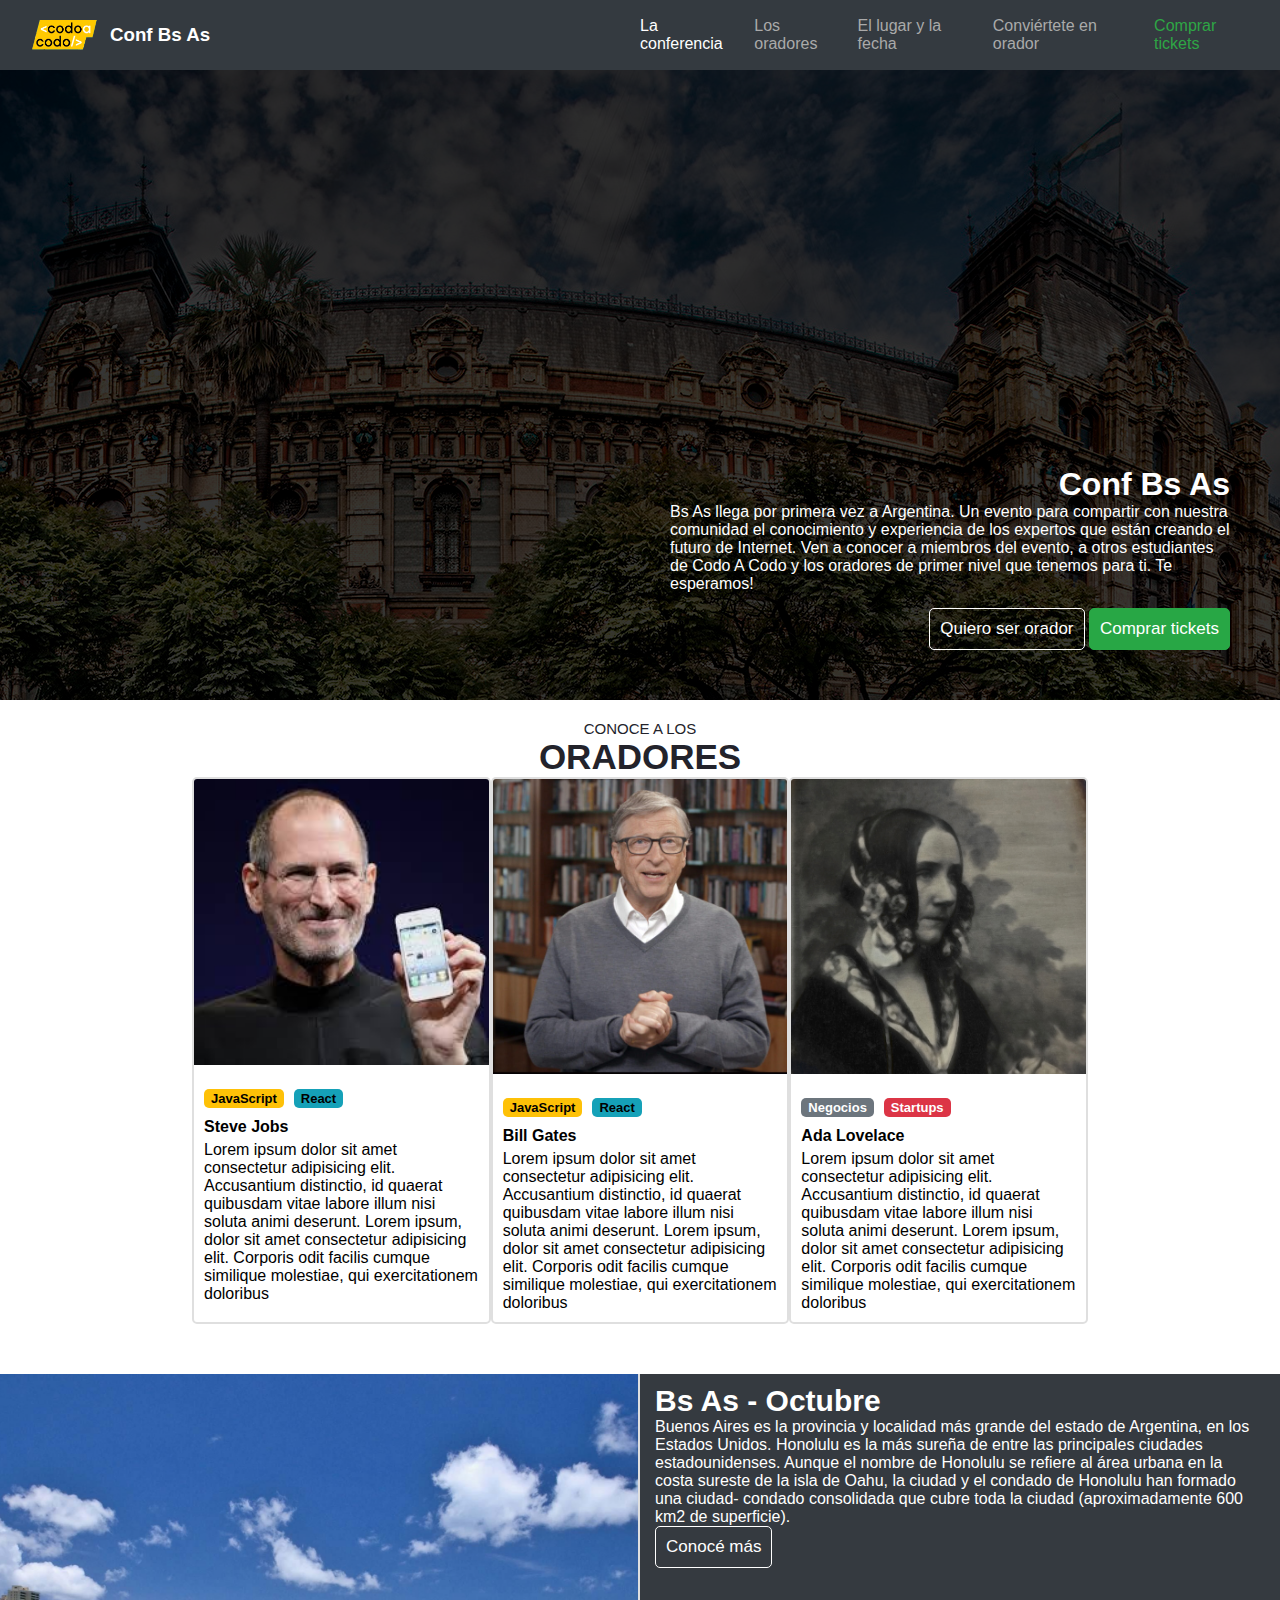
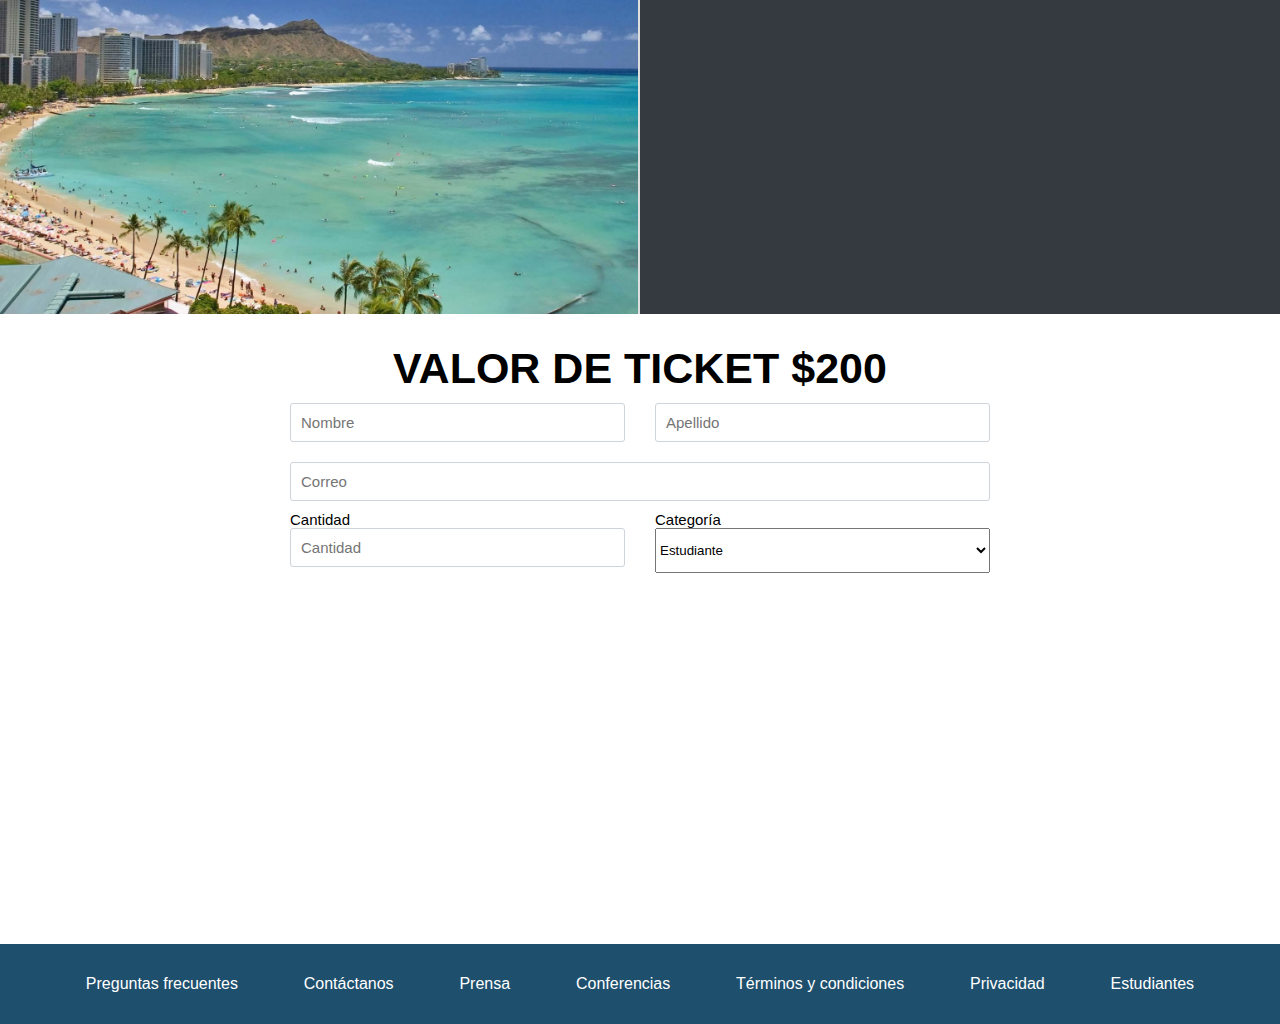
<file: index.html>
<!DOCTYPE html>
<html lang="en">

<head>
    <meta charset="UTF-8">
    <meta http-equiv="X-UA-Compatible" content="IE=edge">
    <meta name="viewport" content="width=device-width, initial-scale=1.0">
    <link rel="stylesheet" href="./css/styles.css">
    <title>Document</title>
</head>


<body>
    <script src="app.js"></script>
    <nav class="nav">
        <div class="nav__logo">
            <img src="./imagenes_integrador_front/codoacodo.png" />
            <h3>Conf Bs As</h3>
        </div>
        <div class="nav__buttons">
            <p>La conferencia</p>
            <p>Los oradores</p>
            <p>El lugar y la fecha</p>
            <p>Conviértete en orador</p>
            <a href="/tickets.html">Comprar tickets</a>
        </div>
    </nav>

    <main class="main-section">
        <div class="overlay">
            <div class="main-section__content">
                <h1>Conf Bs As</h1>
                <p>
                    Bs As llega por primera vez a Argentina. Un evento para compartir con nuestra comunidad el
                    conocimiento
                    y experiencia de los expertos que están creando el futuro de Internet. Ven a conocer a miembros del
                    evento, a otros estudiantes de Codo A Codo y los oradores de primer nivel que tenemos para ti. Te
                    esperamos!
                </p>
                <div class="main-section__button__container">
                    <button class="button_trans">Quiero ser orador</button>
                    <button class="button_green">Comprar tickets</button>
                </div>
            </div>
        </div>
    </main>

    <section class="oradores-section">
        <div class="oradores-section_title-container">
            <p>CONOCE A LOS</p>
            <h2>ORADORES</h2>
        </div>
        <div class="oradores-section__content">
            <div class="oradores-section__card">
                <img src="./imagenes_integrador_front/steve.jpg" alt="">
                <div class="card-text-container">
                    <div class="tag-container">
                        <p class="tag javascript">JavaScript</p>
                        <p class="tag react">React</p>
                    </div>
                    <h4>Steve Jobs</h4>
                    <p>Lorem ipsum dolor sit amet consectetur adipisicing elit. Accusantium distinctio, id quaerat
                        quibusdam vitae labore illum nisi soluta animi deserunt. Lorem ipsum, dolor sit amet consectetur
                        adipisicing elit. Corporis odit facilis cumque similique molestiae, qui exercitationem doloribus
                    </p>
                </div>
            </div>

            <div class="oradores-section__card">
                <img src="./imagenes_integrador_front/bill.jpg" alt="">
                <div class="card-text-container">
                    <div class="tag-container">
                        <p class="tag javascript">JavaScript</p>
                        <p class="tag react">React</p>
                    </div>
                    <h4>Bill Gates</h4>
                    <p>Lorem ipsum dolor sit amet consectetur adipisicing elit. Accusantium distinctio, id quaerat
                        quibusdam vitae labore illum nisi soluta animi deserunt. Lorem ipsum, dolor sit amet consectetur
                        adipisicing elit. Corporis odit facilis cumque similique molestiae, qui exercitationem doloribus
                    </p>
                </div>
            </div>

            <div class="oradores-section__card">
                <img src="./imagenes_integrador_front/ada.jpeg" alt="">
                <div class="card-text-container">
                    <div class="tag-container">
                        <p class="tag negocios">Negocios</p>
                        <p class="tag startups">Startups</p>
                    </div>
                    <h4>Ada Lovelace</h4>
                    <p>Lorem ipsum dolor sit amet consectetur adipisicing elit. Accusantium distinctio, id quaerat
                        quibusdam vitae labore illum nisi soluta animi deserunt. Lorem ipsum, dolor sit amet consectetur
                        adipisicing elit. Corporis odit facilis cumque similique molestiae, qui exercitationem doloribus
                    </p>
                </div>
            </div>
        </div>
    </section>

    <section class="octubre-section">
        <div class="octubre-section__image-container">
            <img src="./imagenes_integrador_front/honolulu.jpg" alt="">
        </div>
        <div class="octubre-section__content">
            <h4>Bs As - Octubre</h4>
            <p>Buenos Aires es la provincia y localidad más grande del estado de Argentina, en los Estados Unidos.
                Honolulu es la
                más sureña de entre las principales ciudades estadounidenses. Aunque el nombre de Honolulu se refiere al
                área
                urbana en la costa sureste de la isla de Oahu, la ciudad y el condado de Honolulu han formado una
                ciudad-
                condado consolidada que cubre toda la ciudad (aproximadamente 600 km2 de superficie).</p>
            <button class="button_trans">Conocé más</button>
        </div>
    </section>

    <section class="form-section">
        <h2 class="valor__subtitulo">VALOR DE TICKET $200</h2>
        <form action="" class="form__container">
            <div class="form__datos">
                <input class="form__input" type="text" name="nombre" id="nombre" placeholder="Nombre">
                <input class="form__input" type="text" name="apellido" id="apellido" placeholder="Apellido">
            </div>

            <input class="form__input-mail" type="email" name="correo" placeholder="Correo">

            <div class="form__cantidad">
                <div class="cantidad__input">
                    <p>Cantidad</p>
                    <input class="form__input" type="text" name="cantidad" id="cantidad" placeholder="Cantidad">
                </div>
                <div class="categoria__input">
                    <p>Categoría</p>
                    <select name="categoria_select">
                        <option value="value1">Estudiante</option>
                        <option value="value2" selected>Estudiante</option>
                        <option value="value3">Value 3</option>
                      </select>
                </div>
            </div>

        </form>
    </section>
    <footer class="footer">
        <span>Preguntas frecuentes </span>
        <span>Contáctanos</span>
        <span>Prensa</span>
        <span>Conferencias</span>
        <span>Términos y condiciones</span>
        <span>Privacidad</span>
        <span>Estudiantes</span>
    </footer>
</body>

</html>
</file>
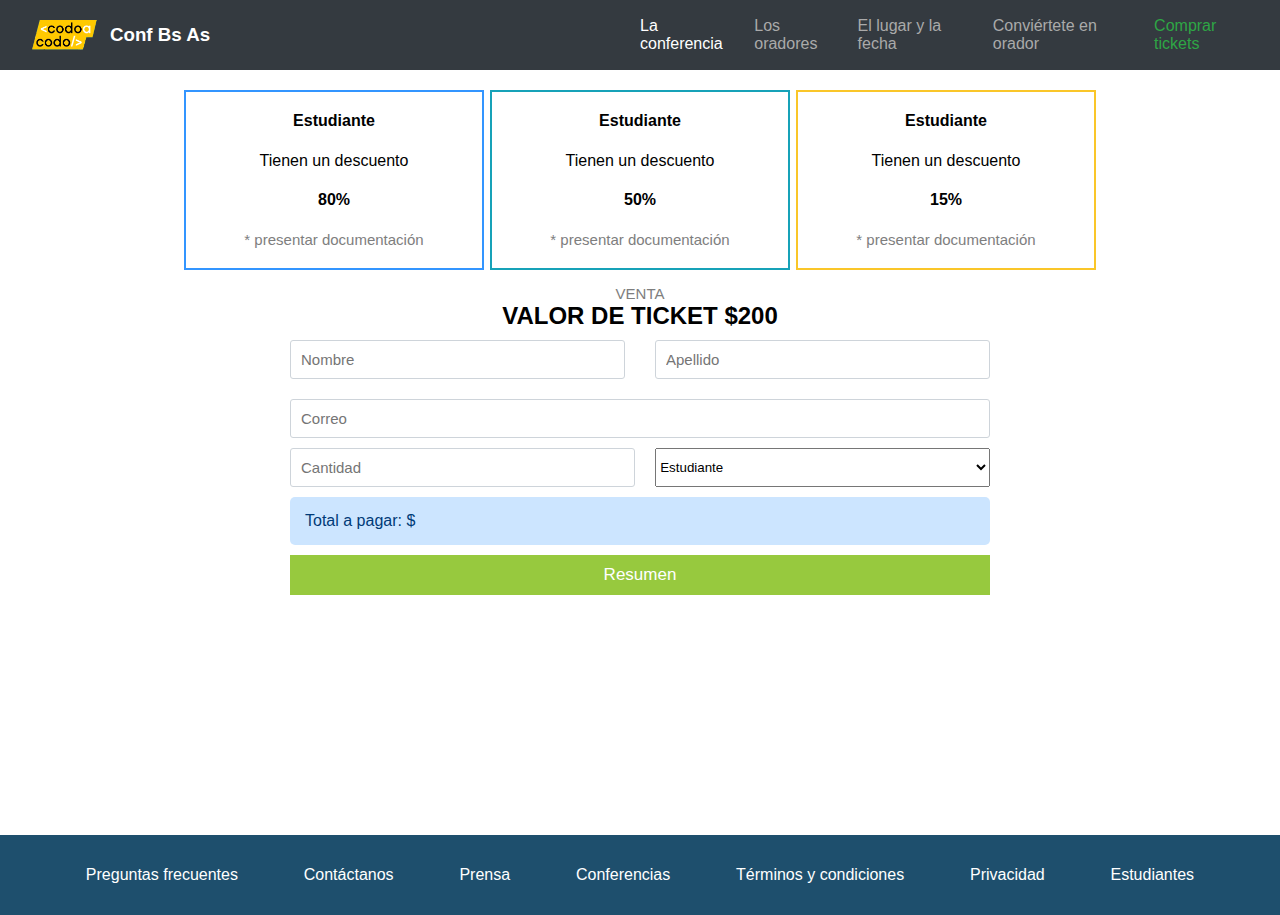
<file: tickets.html>
<!DOCTYPE html>
<html lang="en">

<head>
    <meta charset="UTF-8">
    <meta http-equiv="X-UA-Compatible" content="IE=edge">
    <meta name="viewport" content="width=device-width, initial-scale=1.0">
    <link rel="stylesheet" href="./css/styles.css">
    <title>Document1</title>
</head>


<body>
    <nav class="nav">
        <div class="nav__logo">
            <img src="./imagenes_integrador_front/codoacodo.png" />
            <h3>Conf Bs As</h3>
        </div>
        <div class="nav__buttons">
            <p>La conferencia</p>
            <p>Los oradores</p>
            <p>El lugar y la fecha</p>
            <p>Conviértete en orador</p>
            <a href="#">Comprar tickets</a>
        </div>
    </nav>

    <main class="tickets-section">
        <div class="container">
            <div class="planes-card-container">
                <div class="plan-card estudiante">
                    <h4>Estudiante</h4>
                    <p>Tienen un descuento</p>
                    <b>80%</b>
                    <span>* presentar documentación</span>
                </div>
            </div>


            <div class="planes-card-container">
                <div class="plan-card trainee">
                    <h4>Estudiante</h4>
                    <p>Tienen un descuento</p>
                    <b>50%</b>
                    <span>* presentar documentación</span>
                </div>
            </div>


            <div class="planes-card-container">
                <div class="plan-card junior">
                    <h4>Estudiante</h4>
                    <p>Tienen un descuento</p>
                    <b>15%</b>
                    <span>* presentar documentación</span>
                </div>
            </div>
        </div>

        <div class="venta">
            <span>VENTA</span>
            <h2>VALOR DE TICKET $200</h2>
            <form class="form__container">
                <div class="form__datos">
                    <input class="form__input" type="text" name="nombre" id="nombre" placeholder="Nombre">
                    <input class="form__input" type="text" name="apellido" id="apellido" placeholder="Apellido">
                </div>
                <div class="email__input-container">
                    <input class="form__input" type="text" name="email" id="email" placeholder="Correo">
                </div>

                <div class="cantidad-categoria__container">
                    <input class="form__input" type="text" name="cantidad" id="cantidad" placeholder="Cantidad">
                    <select class="form__input cantidad__input seleccion" name="opciones">
                        <option value="estudiante" selected>Estudiante</option>
                        <option value="trainee">Trainee</option>
                        <option value="junior">Junior</option>
                      </select>
                </div>

                <div class="total-a-pagar">
                    <p class="parrafo-total">Total a pagar: $</p>
                </div>

                <button class="button_resumen" type="submit">Resumen</button>
            </form>
        </div>


    </main>


    <footer class="footer">
        <span>Preguntas frecuentes </span>
        <span>Contáctanos</span>
        <span>Prensa</span>
        <span>Conferencias</span>
        <span>Términos y condiciones</span>
        <span>Privacidad</span>
        <span>Estudiantes</span>
    </footer>
</body>

<script src="app.js"></script>

</html>
</file>
<file: css/styles.css>
* {
    box-sizing: border-box;
    margin: 0;
    font-family: 'Lucida Sans', 'Lucida Sans Regular', 'Lucida Grande', 'Lucida Sans Unicode', Geneva, Verdana, sans-serif;
}

.nav {
    background-color: #343a40;
    height: 70px;
    width: 100% ;
    display: flex;
    align-items: center;
    padding: 20px;
    color: #ffff;
}

.nav__logo {
    width: 100%;
    height: 100%;
    object-fit: cover;
    display: flex;
    align-items: center;
}

.nav__logo img {
    width: 100%;
    max-width: 90px;
    height: 100%;
    max-height: 90px;
    object-fit: cover;
}


.nav__buttons p:first-child {
    color: #ffff;
}

.nav__buttons p {
    color: #aaaaaa;
}

.nav__buttons {
    display: flex;
    justify-content: end;
    gap: 15px;
    width: 100%;
}

.nav__buttons a {
    text-decoration: none;
    color: #2ea645;
}

.main-section {
    height: 70vh;
    width: 100%;
    background-image: url("../imagenes_integrador_front/ba1.jpg");
    color: #ffff;
}

.overlay {
    content: "";
    width: 100%;
    height: 100%;
    background-color: #000000c9;
    top: 0;
    left: 0;
    display: flex;
    justify-content: end;
    padding: 50px;
}

.main-section__content {
    display: flex;
    flex-direction: column;
    justify-content: end;
    align-items: end;
    width: 560px;
    /* text-align: end; */
}

.main-section__button__container {
    margin-top: 15px;
}

.button_trans {
    font-size: 17px;
    padding: 10px;
    border-radius: 5px;
    outline: none;
    border: .5px solid #ffff;
    background-color: #ffffff00;
    color: #ffff;

}

.button_green {
    font-size: 17px;
    padding: 10px;
    border-radius: 5px;
    outline: none;
    border: none;
    background-color: #28a745;
    border: .5px solid #28a745;
    color: #ffff;

}

.oradores-section {
    padding-top: 20px;
    padding-bottom: 50px;
    height: 100%;
    width: 100%;
}

.oradores-section_title-container {
    color: #23232b;
    display: flex;
    flex-direction: column;
    align-items: center;
}

.oradores-section_title-container p {
    font-size: 15px;
}

.oradores-section_title-container h2 {
    font-size: 35px;
}

.oradores-section__content {
    width: 70%;
    display: flex;
    justify-content: space-evenly;
    margin: 0 auto;
}

.oradores-section__content img {
    width: 100%;
    object-fit: cover;
}

.oradores-section__card {
    width: 350px;
    border: 2px solid #dfdfdf;
    border-radius: 5px;
    overflow: hidden;
}


.tag-container {
    display: flex;
    gap: 10px;
    margin: 10px 0px;
}

.tag-container p {
    padding: 2px 7px;
    border-radius: 5px;
    font-size: 13px;
    font-weight: bolder;
    
}

.javascript {
    background-color: #fec107;
}

.react {
    background-color: #15a1b8;
}

.negocios {
    color: #ffff;
    background-color: #6c757d;
}

.startups {
    background-color: #dc3546;    
    color: #ffff;
}

.card-text-container {
    padding: 10px;
}

.card-text-container h4 {
    margin: 5px 0px;
}

.octubre-section {
    width: 100%;
    /* height: 100%; */
    height: 60vh;
    background-color: #353a40;
    display: flex;
}

.octubre-section__image-container {
    width: 50%;
    height: 100%;
    object-fit: cover;

}

.octubre-section__content {
    
    width: 50%;
    color: #ffff;
    padding: 10px 15px;
}

.octubre-section__content h4 {
    font-size: 30px;
}

.octubre-section__image-container img {
    width: 100%;
    height: 100%;
    border-right: 2px solid #dfdfdf;
    object-fit: cover;
}

.form-section {
    padding-top: 30px;
    width: 100%;
    height: 70vh;
    display: flex;
    flex-direction: column;
    align-items: center;
}

.form__datos {
    display: flex;
    gap: 30px;
    justify-content: space-between;
    margin-bottom: 10px;
    margin-top: 10px;
}


.form__container {
    display: flex;
    flex-direction: column;
    width: 100%;
    max-width: 700px;
    gap: 10px;
}

.form__container input {
    width: 100%;
    padding: 10px;
    border: .2px solid #ced4da;
    border-radius: 3px;
    font-size: 15px;
}

.form__cantidad {
    width: 100%;
    display: flex;
    gap: 30px;
}

.cantidad__input {
    width: 100%;
}

.categoria__input {
    width: 100%;
}

.categoria__input select {
    width: 100%;
    height: 45px;
}

.form-section p {
    font-size: 15px;
}
.form-section h2 {
    font-weight: bolder;
    font-size: 43px;
}

.form-section textarea {
    font-size: 30px;
    height: 200px;
    resize: none;
}

.anotate-container {
    display: flex;
}

.anotate-container p span {
    text-decoration:underline;
  text-decoration-style: dotted;
}

.button-send {
    padding-top: 4px;
    width: 100%;
    background: #96c93e;
    color: #ffff;
    border: none;
    font-size: 30px;
    border-radius: 5px;
}

.reminder {
    color: #6c757d;
}

.footer {
    width: 100%;
    height: 80px;
    display: flex;
    justify-content: space-evenly;
    align-items: center;
    padding: 20px;
    background-color: #1e4f6d;
    color: #ffff;
}

/* Tickets */

.tickets-section {
    height: 85vh;
    width: 100%;
    display: flex;
    flex-direction: column;
    align-items: center;
}

.tickets-section .container {
    padding-top: 20px;
    display: flex;
    justify-content: center;
    gap: 6px;
}

.planes-card-container {
}

.plan-card {
    padding: 20px;
    display: flex;
    flex-direction: column;
    align-items: center;
    justify-content: space-between;
    width: 300px;
    height: 180px;
}

.plan-card span {
    font-size: 15px;
    color: #7e7e7e;
}

.estudiante {
    border: 2px solid #3395ff;
}

.trainee {
    border: 2px solid #17a2b8;
}

.junior {
    border: 2px solid #fac629;
}

.tickets-section span {
    font-size: 15px;
    color: #7e7e7e;
}

.venta {
    padding-top: 15px;
    display: flex;
    flex-direction: column;
    align-items: center;
    width: 100%
}

.venta_form__container {
    display: flex;
    flex-direction: column;
    width: 100%;
    gap: 10px;
}

.cantidad-categoria__container {
    display: flex;
    gap: 20px;
}

.cantidad__input {
    width: 100%;
}

.button_resumen {
    padding: 10px;
    font-size: 17px;
    color: #ffff;
    background-color: #97c93e;
    border: none;
    transition: all .1s ease-in;
    cursor: pointer;
}

.button_resumen:hover {
    background-color: #96c93eb0;
}

.total-a-pagar {
    background-color: #cce5ff;
    padding: 15px;
    color: #003a77;
    border-radius: 5px;
}
</file>
